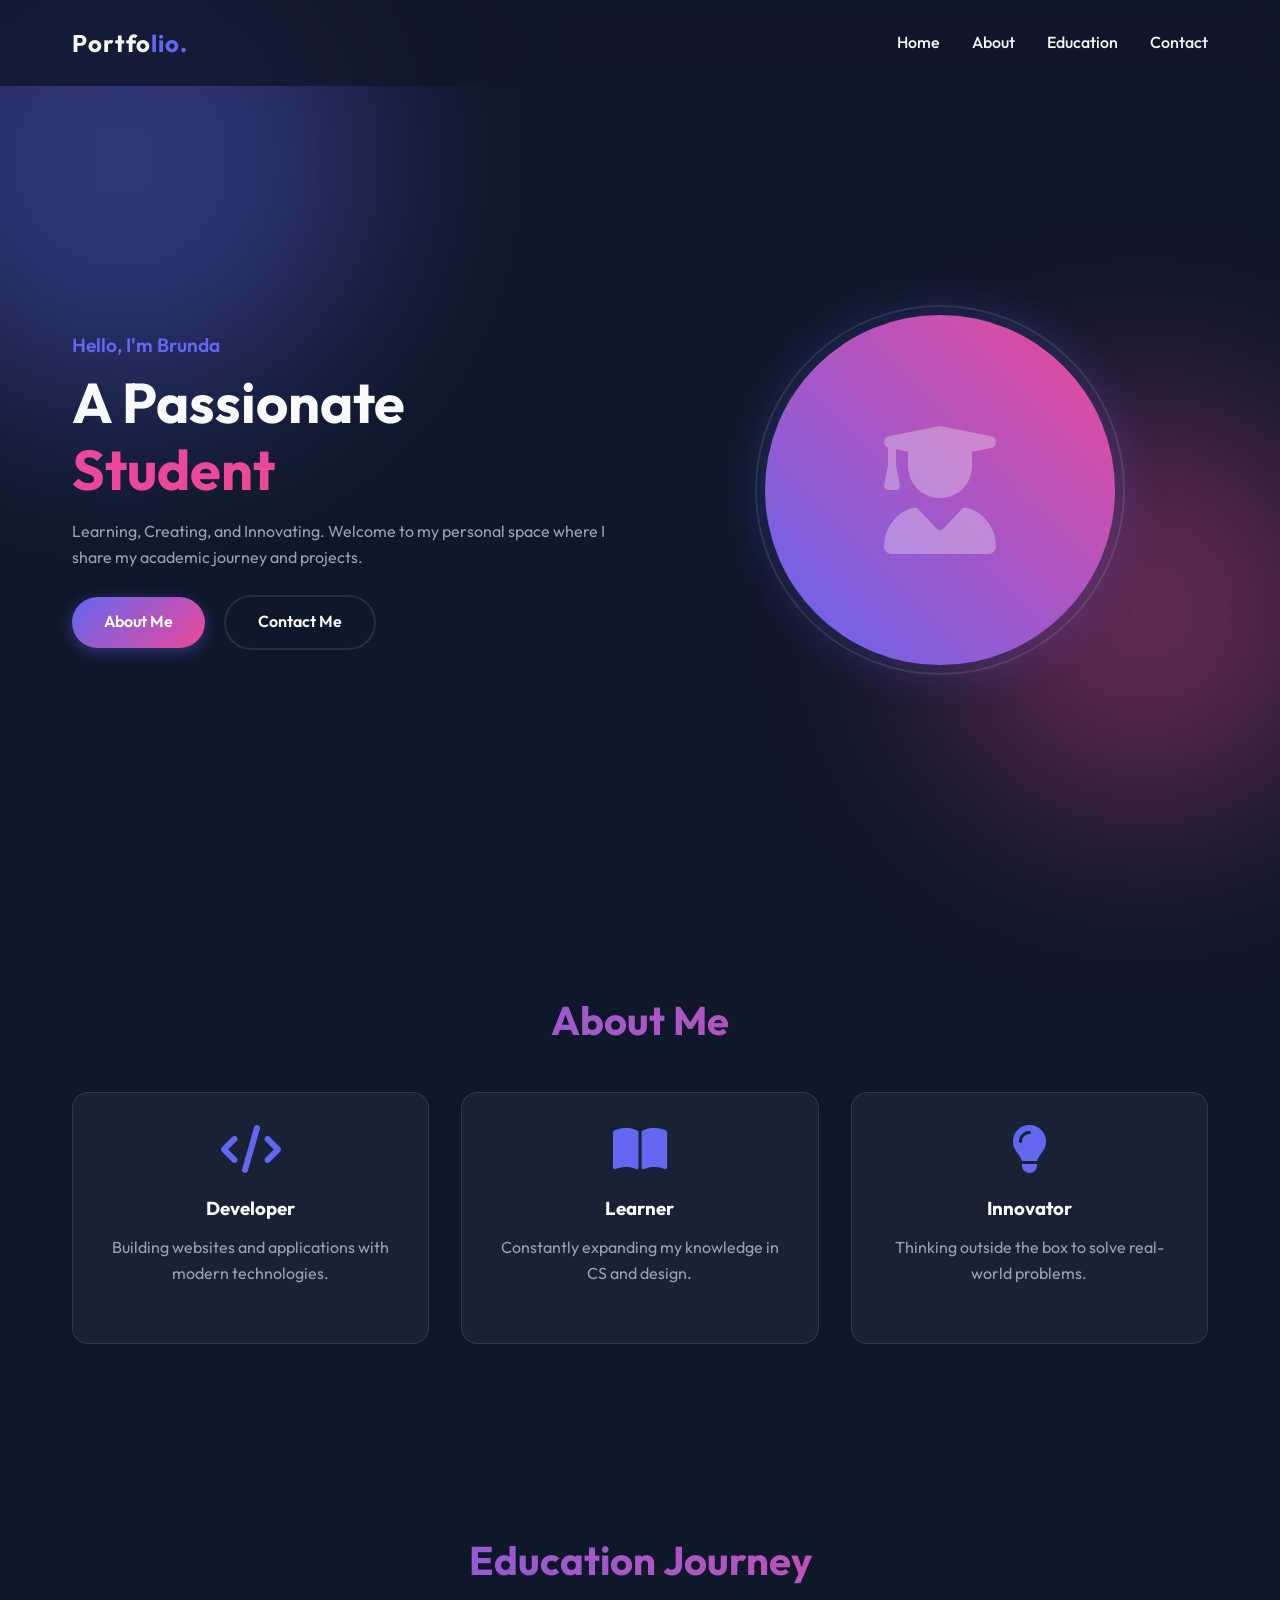
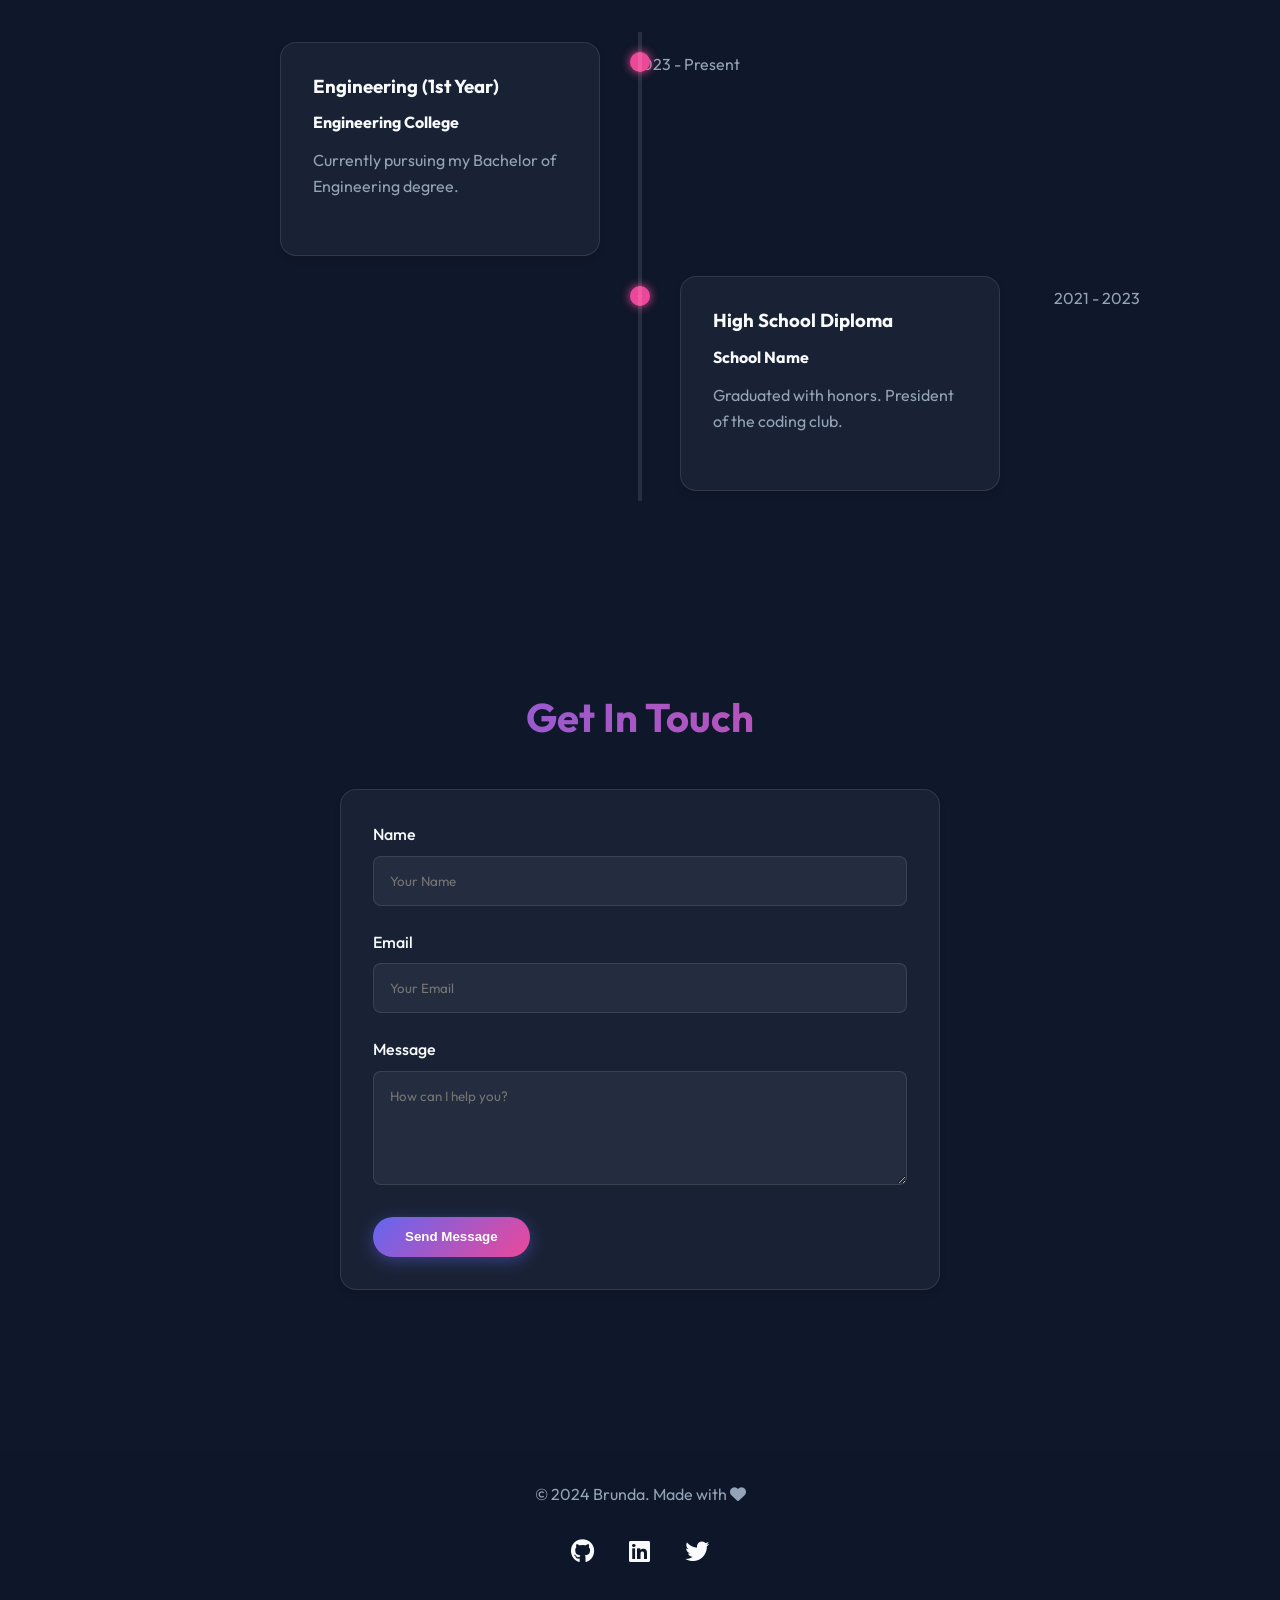
<file: index.html>
<!DOCTYPE html>
<html lang="en">

<head>
    <meta charset="UTF-8">
    <meta name="viewport" content="width=device-width, initial-scale=1.0">
    <title>Student Portfolio | Brunda</title>
    <meta name="description"
        content="Personal portfolio of a dedicated student showcasing projects, education, and skills.">
    <!-- Fonts -->
    <link rel="preconnect" href="https://fonts.googleapis.com">
    <link rel="preconnect" href="https://fonts.gstatic.com" crossorigin>
    <link href="https://fonts.googleapis.com/css2?family=Outfit:wght@300;400;600;700&display=swap" rel="stylesheet">
    <!-- Icons -->
    <link rel="stylesheet" href="https://cdnjs.cloudflare.com/ajax/libs/font-awesome/6.4.0/css/all.min.css">
    <!-- Styles -->
    <link rel="stylesheet" href="styles.css">
</head>

<body>
    <!-- Background Decor -->
    <div class="bg-shape shape-1"></div>
    <div class="bg-shape shape-2"></div>

    <!-- Navigation -->
    <nav class="navbar">
        <div class="container nav-container">
            <a href="#" class="logo">Portfo<span class="accent">lio.</span></a>
            <ul class="nav-links">
                <li><a href="#home" class="active">Home</a></li>
                <li><a href="#about">About</a></li>
                <li><a href="#education">Education</a></li>
                <!-- <li><a href="#projects">Projects</a></li> -->
                <li><a href="#contact">Contact</a></li>
            </ul>
            <div class="menu-toggle" id="mobile-menu">
                <i class="fas fa-bars"></i>
            </div>
        </div>
    </nav>

    <!-- Hero Section -->
    <section id="home" class="hero">
        <div class="container hero-content">
            <div class="hero-text" data-animate="fade-up">
                <span class="greeting">Hello, I'm Brunda</span>
                <h1>A Passionate <br><span class="typing-text">Student</span></h1>
                <p>Learning, Creating, and Innovating. Welcome to my personal space where I share my academic journey
                    and projects.</p>
                <div class="cta-buttons">
                    <a href="#about" class="btn btn-primary">About Me</a>
                    <a href="#contact" class="btn btn-secondary">Contact Me</a>
                </div>
            </div>
            <div class="hero-image" data-animate="fade-left">
                <!-- Suggest using a real image or a generated one here -->
                <div class="img-placeholder">
                    <i class="fas fa-user-graduate"></i>
                </div>
            </div>
        </div>
    </section>

    <!-- About Section -->
    <section id="about" class="section">
        <div class="container">
            <h2 class="section-title">About Me</h2>
            <div class="about-grid">
                <div class="about-card glass">
                    <i class="fas fa-code"></i>
                    <h3>Developer</h3>
                    <p>Building websites and applications with modern technologies.</p>
                </div>
                <div class="about-card glass">
                    <i class="fas fa-book-open"></i>
                    <h3>Learner</h3>
                    <p>Constantly expanding my knowledge in CS and design.</p>
                </div>
                <div class="about-card glass">
                    <i class="fas fa-lightbulb"></i>
                    <h3>Innovator</h3>
                    <p>Thinking outside the box to solve real-world problems.</p>
                </div>
            </div>
        </div>
    </section>

    <!-- Education Section -->
    <section id="education" class="section bg-light">
        <div class="container">
            <h2 class="section-title">Education Journey</h2>
            <div class="timeline">
                <div class="timeline-item">
                    <div class="timeline-dot"></div>
                    <div class="timeline-date">2023 - Present</div>
                    <div class="timeline-content glass">
                        <h3>Engineering (1st Year)</h3>
                        <h4>Engineering College</h4>
                        <p>Currently pursuing my Bachelor of Engineering degree.</p>
                    </div>
                </div>
                <div class="timeline-item">
                    <div class="timeline-dot"></div>
                    <div class="timeline-date">2021 - 2023</div>
                    <div class="timeline-content glass">
                        <h3>High School Diploma</h3>
                        <h4>School Name</h4>
                        <p>Graduated with honors. President of the coding club.</p>
                    </div>
                </div>
            </div>
        </div>
    </section>

    <!-- Projects Section (Hidden) -->
    <section id="projects" class="section" style="display: none;">
        <div class="container">
            <h2 class="section-title">Featured Projects</h2>
            <div class="projects-grid">
                <!-- Project 1 -->
                <article class="project-card glass">
                    <div class="project-img">
                        <div class="img-placeholder-small"></div>
                    </div>
                    <div class="project-info">
                        <h3>Study Planner App</h3>
                        <p>A web application to help students manage their time effectively using the Pomodoro
                            technique.</p>
                        <div class="tags">
                            <span>HTML</span><span>CSS</span><span>JS</span>
                        </div>
                        <a href="#" class="link-arrow">View Project <i class="fas fa-arrow-right"></i></a>
                    </div>
                </article>
                <!-- Project 2 -->
                <article class="project-card glass">
                    <div class="project-img">
                        <div class="img-placeholder-small"></div>
                    </div>
                    <div class="project-info">
                        <h3>E-Library System</h3>
                        <p>A database management system for a local library to track books and members.</p>
                        <div class="tags">
                            <span>SQL</span><span>PHP</span>
                        </div>
                        <a href="#" class="link-arrow">View Project <i class="fas fa-arrow-right"></i></a>
                    </div>
                </article>
                <!-- Project 3 -->
                <article class="project-card glass">
                    <div class="project-img">
                        <div class="img-placeholder-small"></div>
                    </div>
                    <div class="project-info">
                        <h3>Portfolio Website</h3>
                        <p>This website! Designed to showcase my skills and journey as a student.</p>
                        <div class="tags">
                            <span>Design</span><span>Frontend</span>
                        </div>
                        <a href="#" class="link-arrow">View Project <i class="fas fa-arrow-right"></i></a>
                    </div>
                </article>
            </div>
        </div>
    </section>

    <!-- Contact Section -->
    <section id="contact" class="section">
        <div class="container">
            <h2 class="section-title">Get In Touch</h2>
            <div class="contact-wrapper glass">
                <form class="contact-form" action="https://formsubmit.co/brundadayanand3@gmail.com" method="POST">
                    <!-- FormSubmit Configuration -->
                    <input type="hidden" name="_subject" value="New message from your Portfolio!">
                    <input type="hidden" name="_captcha" value="false">
                    <input type="hidden" name="_template" value="table">
                    <input type="text" name="_honey" style="display:none">

                    <div class="form-group">
                        <label for="name">Name</label>
                        <input type="text" id="name" name="name" placeholder="Your Name" required>
                    </div>
                    <div class="form-group">
                        <label for="email">Email</label>
                        <input type="email" id="email" name="email" placeholder="Your Email" required>
                    </div>
                    <div class="form-group">
                        <label for="message">Message</label>
                        <textarea id="message" name="message" rows="5" placeholder="How can I help you?"
                            required></textarea>
                    </div>
                    <button type="submit" class="btn btn-primary" id="submit-btn">Send Message</button>
                </form>
            </div>
        </div>
    </section>

    <footer class="footer">
        <div class="container">
            <p>&copy; 2024 Brunda. Made with <i class="fas fa-heart"></i></p>
            <div class="social-links">
                <a href="#"><i class="fab fa-github"></i></a>
                <a href="#"><i class="fab fa-linkedin"></i></a>
                <a href="#"><i class="fab fa-twitter"></i></a>
            </div>
        </div>
    </footer>

    <script src="script.js"></script>
</body>

</html>
</file>
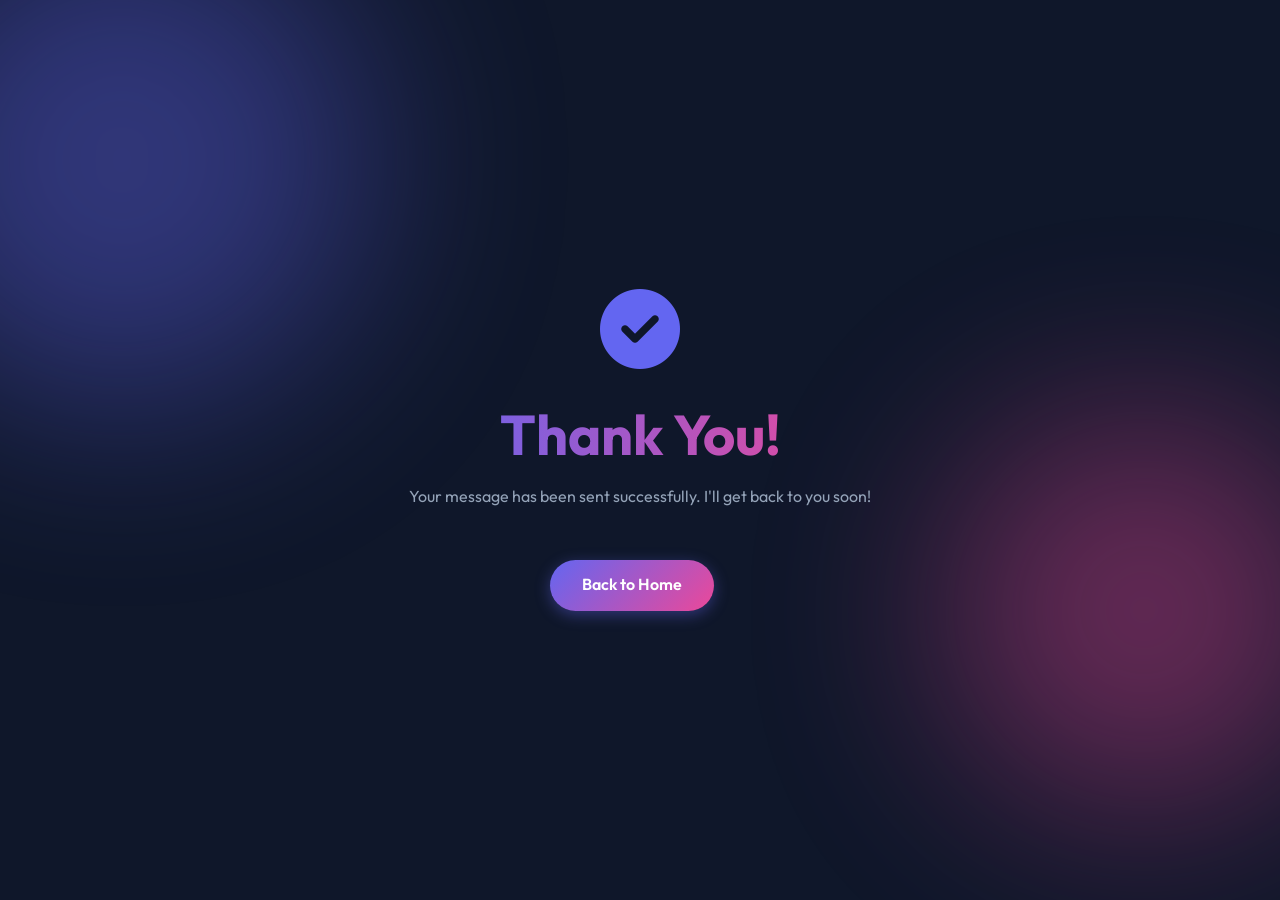
<file: thanks.html>
<!DOCTYPE html>
<html lang="en">

<head>
    <meta charset="UTF-8">
    <meta name="viewport" content="width=device-width, initial-scale=1.0">
    <title>Thank You | Brunda</title>
    <link rel="preconnect" href="https://fonts.googleapis.com">
    <link rel="preconnect" href="https://fonts.gstatic.com" crossorigin>
    <link href="https://fonts.googleapis.com/css2?family=Outfit:wght@300;400;600;700&display=swap" rel="stylesheet">
    <link rel="stylesheet" href="https://cdnjs.cloudflare.com/ajax/libs/font-awesome/6.4.0/css/all.min.css">
    <link rel="stylesheet" href="styles.css">
    <style>
        .thank-you {
            height: 100vh;
            display: flex;
            align-items: center;
            justify-content: center;
            text-align: center;
        }

        .thank-you-content {
            max-width: 500px;
        }

        .thank-you-content i {
            font-size: 5rem;
            color: var(--primary);
            margin-bottom: 2rem;
        }

        .thank-you-content h1 {
            margin-bottom: 1rem;
            background: linear-gradient(to right, var(--primary), var(--secondary));
            -webkit-background-clip: text;
            -webkit-text-fill-color: transparent;
        }
    </style>
</head>

<body>
    <div class="bg-shape shape-1"></div>
    <div class="bg-shape shape-2"></div>

    <div class="thank-you">
        <div class="thank-you-content">
            <i class="fas fa-check-circle"></i>
            <h1>Thank You!</h1>
            <p>Your message has been sent successfully. I'll get back to you soon!</p>
            <br>
            <a href="index.html" class="btn btn-primary">Back to Home</a>
        </div>
    </div>
</body>

</html>
</file>
<file: styles.css>
/* Global Styles & Variables */
:root {
    --bg-color: #0f172a;
    --text-color: #f8fafc;
    --text-muted: #94a3b8;
    --primary: #6366f1; /* Indigo 500 */
    --primary-hover: #4f46e5;
    --secondary: #ec4899; /* Pink 500 */
    --glass-bg: rgba(30, 41, 59, 0.7);
    --glass-border: rgba(255, 255, 255, 0.1);
    --card-hover: rgba(51, 65, 85, 0.8);
    --font-main: 'Outfit', sans-serif;
    --transition: all 0.3s ease;
}

* {
    margin: 0;
    padding: 0;
    box-sizing: border-box;
    scroll-behavior: smooth;
}

body {
    font-family: var(--font-main);
    background-color: var(--bg-color);
    color: var(--text-color);
    line-height: 1.6;
    overflow-x: hidden;
    position: relative;
}

/* Background Shapes */
.bg-shape {
    position: fixed;
    border-radius: 50%;
    filter: blur(100px);
    z-index: -1;
    opacity: 0.4;
}

.shape-1 {
    top: -10%;
    left: -10%;
    width: 500px;
    height: 500px;
    background: var(--primary);
}

.shape-2 {
    bottom: 10%;
    right: -5%;
    width: 400px;
    height: 400px;
    background: var(--secondary);
}

/* Typography */
h1, h2, h3, h4 {
    line-height: 1.2;
    margin-bottom: 1rem;
}

h1 {
    font-size: 3.5rem;
    font-weight: 700;
}

h2.section-title {
    font-size: 2.5rem;
    text-align: center;
    margin-bottom: 3rem;
    background: linear-gradient(to right, var(--primary), var(--secondary));
    -webkit-background-clip: text;
    -webkit-text-fill-color: transparent;
}

p {
    color: var(--text-muted);
    margin-bottom: 1.5rem;
}

a {
    text-decoration: none;
    color: inherit;
    transition: var(--transition);
}

ul {
    list-style: none;
}

.container {
    max-width: 1200px;
    margin: 0 auto;
    padding: 0 2rem;
}

.glass {
    background: var(--glass-bg);
    backdrop-filter: blur(10px);
    border: 1px solid var(--glass-border);
    border-radius: 1rem;
    padding: 2rem;
    box-shadow: 0 4px 6px rgba(0, 0, 0, 0.1);
}

.accent {
    color: var(--primary);
}

/* Navbar */
.navbar {
    position: fixed;
    top: 0;
    left: 0;
    width: 100%;
    z-index: 1000;
    padding: 1.5rem 0;
    background: rgba(15, 23, 42, 0.8);
    backdrop-filter: blur(10px);
}

.nav-container {
    display: flex;
    justify-content: space-between;
    align-items: center;
}

.logo {
    font-size: 1.5rem;
    font-weight: 700;
    letter-spacing: 1px;
}

.nav-links {
    display: flex;
    gap: 2rem;
}

.nav-links a {
    font-weight: 500;
    position: relative;
}

.nav-links a::after {
    content: '';
    position: absolute;
    width: 0;
    height: 2px;
    bottom: -5px;
    left: 0;
    background-color: var(--primary);
    transition: width 0.3s;
}

.nav-links a:hover::after,
.nav-links a.active::after {
    width: 100%;
}

.menu-toggle {
    display: none;
    font-size: 1.5rem;
    cursor: pointer;
}

/* Buttons */
.btn {
    display: inline-block;
    padding: 0.8rem 2rem;
    border-radius: 50px;
    font-weight: 600;
    margin-right: 1rem;
    cursor: pointer;
}

.btn-primary {
    background: linear-gradient(135deg, var(--primary), var(--secondary));
    color: white;
    border: none;
    box-shadow: 0 4px 15px rgba(99, 102, 241, 0.4);
}

.btn-primary:hover {
    transform: translateY(-3px);
    box-shadow: 0 8px 25px rgba(99, 102, 241, 0.6);
}

.btn-secondary {
    background: transparent;
    color: var(--text-color);
    border: 2px solid var(--glass-border);
}

.btn-secondary:hover {
    border-color: var(--primary);
    background: rgba(255, 255, 255, 0.05);
}

/* Hero Section */
.hero {
    height: 100vh;
    display: flex;
    align-items: center;
    padding-top: 80px;
}

.hero-content {
    display: grid;
    grid-template-columns: 1fr 1fr;
    align-items: center;
    gap: 4rem;
}

.hero-text .greeting {
    font-size: 1.2rem;
    color: var(--primary);
    font-weight: 600;
    margin-bottom: 0.5rem;
    display: block;
}

.typing-text {
    color: var(--secondary);
}

.hero-image {
    display: flex;
    justify-content: center;
}

.img-placeholder {
    width: 350px;
    height: 350px;
    background: linear-gradient(45deg, var(--primary), var(--secondary));
    border-radius: 50%; /* Circle */
    display: flex;
    align-items: center;
    justify-content: center;
    font-size: 8rem;
    color: rgba(255,255,255,0.3);
    position: relative;
    box-shadow: 0 0 50px rgba(99, 102, 241, 0.3);
}

.img-placeholder::before {
    content: '';
    position: absolute;
    inset: -10px;
    border-radius: 50%;
    border: 2px solid rgba(255,255,255,0.1);
    animation: spin 10s linear infinite;
}

@keyframes spin {
    0% { transform: rotate(0deg); }
    100% { transform: rotate(360deg); }
}

/* Sections */
.section {
    padding: 6rem 0;
}

.about-grid, .projects-grid {
    display: grid;
    grid-template-columns: repeat(auto-fit, minmax(300px, 1fr));
    gap: 2rem;
}

.about-card {
    text-align: center;
    transition: transform 0.3s;
}

.about-card:hover {
    transform: translateY(-10px);
    background: var(--card-hover);
}

.about-card i {
    font-size: 3rem;
    margin-bottom: 1.5rem;
    color: var(--primary);
}

/* Timeline */
.timeline {
    position: relative;
    max-width: 800px;
    margin: 0 auto;
}

.timeline::after {
    content: '';
    position: absolute;
    width: 4px;
    background: var(--glass-border);
    top: 0;
    bottom: 0;
    left: 50%;
    margin-left: -2px;
}

.timeline-item {
    padding: 10px 40px;
    position: relative;
    background-color: inherit;
    width: 50%;
}

.timeline-item:nth-child(odd) {
    left: 0;
}

.timeline-item:nth-child(even) {
    left: 50%;
}

.timeline-dot {
    width: 20px;
    height: 20px;
    background: var(--secondary);
    position: absolute;
    border-radius: 50%;
    box-shadow: 0 0 10px var(--secondary);
    right: -10px;
    top: 20px;
    z-index: 10;
}

.timeline-item:nth-child(even) .timeline-dot {
    left: -10px;
}

.timeline-date {
    position: absolute;
    top: 20px;
    right: -100px;
    color: var(--text-muted);
}

.timeline-item:nth-child(even) .timeline-date {
    left: -100px;
    text-align: right;
}

/* Projects */
.project-card {
    transition: var(--transition);
}

.project-card:hover {
    transform: scale(1.02);
}

.project-img {
    height: 200px;
    background: #1e293b;
    border-radius: 0.5rem;
    margin-bottom: 1.5rem;
    overflow: hidden;
}

.img-placeholder-small {
    width: 100%;
    height: 100%;
    background: linear-gradient(135deg, #1e293b, #334155);
}

.tags span {
    display: inline-block;
    font-size: 0.8rem;
    padding: 0.2rem 0.8rem;
    border-radius: 20px;
    background: rgba(99, 102, 241, 0.2);
    color: var(--primary);
    margin-right: 0.5rem;
    margin-bottom: 1rem;
}

.link-arrow {
    font-weight: 600;
    color: var(--secondary);
    display: flex;
    align-items: center;
    gap: 0.5rem;
}

.link-arrow:hover {
    gap: 1rem;
}

/* Contact */
.contact-wrapper {
    max-width: 600px;
    margin: 0 auto;
}

.form-group {
    margin-bottom: 1.5rem;
}

.form-group label {
    display: block;
    margin-bottom: 0.5rem;
    font-weight: 500;
}

.form-group input,
.form-group textarea {
    width: 100%;
    padding: 1rem;
    border-radius: 0.5rem;
    background: rgba(255, 255, 255, 0.05);
    border: 1px solid var(--glass-border);
    color: var(--text-color);
    font-family: inherit;
}

.form-group input:focus,
.form-group textarea:focus {
    outline: none;
    border-color: var(--primary);
}

/* Footer */
.footer {
    padding: 2rem 0;
    text-align: center;
    background: rgba(15, 23, 42, 0.9);
    margin-top: 4rem;
}

.social-links {
    margin-top: 1rem;
}

.social-links a {
    color: var(--text-color);
    font-size: 1.5rem;
    margin: 0 1rem;
}

.social-links a:hover {
    color: var(--primary);
}

/* Responsive */
@media (max-width: 768px) {
    .hero-content {
        grid-template-columns: 1fr;
        text-align: center;
        gap: 2rem;
    }
    
    .hero-image {
        order: -1;
    }
    
    .nav-links {
        display: none;
    }

    .menu-toggle {
        display: block;
    }
    
    .timeline::after {
        left: 31px;
    }
    
    .timeline-item {
        width: 100%;
        padding-left: 70px;
        padding-right: 25px;
    }
    
    .timeline-item:nth-child(even) {
        left: 0;
    }
    
    .timeline-item:nth-child(even) .timeline-dot,
    .timeline-item:nth-child(odd) .timeline-dot {
        left: 18px; /* Adj based on line */
        right: auto;
    }

    .timeline-date {
        position: relative;
        top: 0;
        right: 0;
        left: 0 !important;
        text-align: left !important;
        margin-bottom: 0.5rem;
        display: block;
    }
}
</file>
